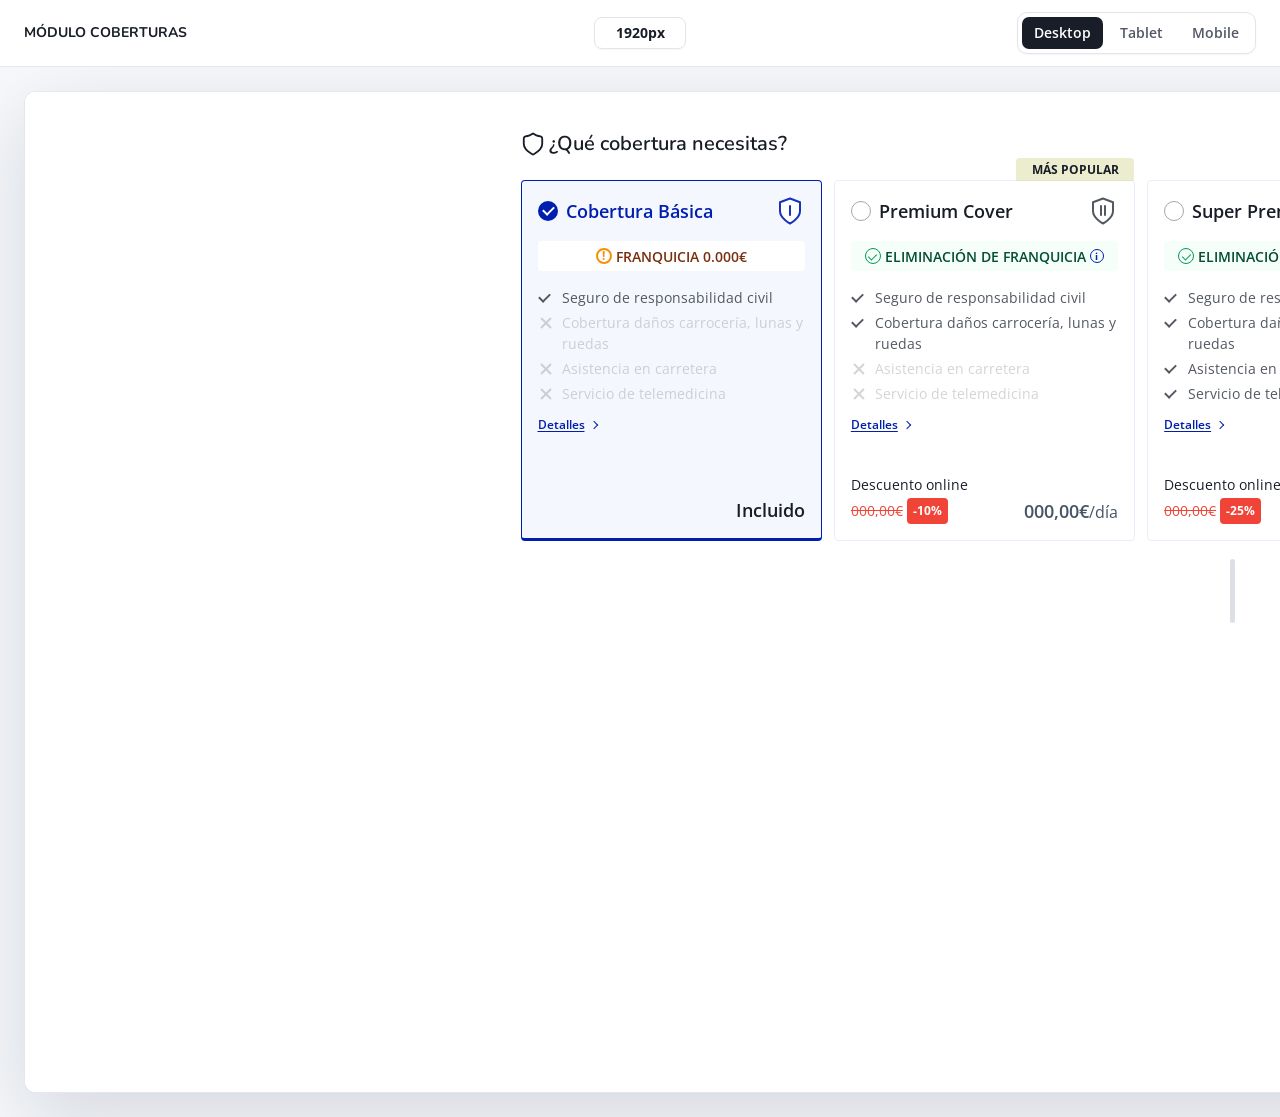
<file: index.html>
<!DOCTYPE html>
<html lang="es">
  <head>
    <meta charset="UTF-8" />
    <meta name="viewport" content="width=device-width, initial-scale=1.0" />
    <title>HOME Alquiler - Responsive</title>
    <link rel="preconnect" href="https://fonts.googleapis.com" />
    <link rel="preconnect" href="https://fonts.gstatic.com" crossorigin />
    <link
      href="https://fonts.googleapis.com/css2?family=Nunito:wght@400;500;600;700&family=Open+Sans:wght@400;600;700&display=swap"
      rel="stylesheet"
    />
    <link rel="stylesheet" href="./home-alquiler.css" />
  </head>
  <body class="responsive-viewer">
    <header class="preview-toolbar">
      <a class="preview-toolbar__title" href="./home-alquiler-screen.html" target="_blank" rel="noopener">
        MÓDULO COBERTURAS
      </a>

      <div class="preview-width-indicator" aria-live="polite" aria-label="Ancho actual de OK Home">
        <span data-preview-width-value>1920px</span>
      </div>

      <div class="viewport-switcher" role="group" aria-label="Seleccionar resolucion">
        <button class="viewport-switcher__option is-active" type="button" data-preview-mode="desktop" aria-pressed="true">
          Desktop
        </button>
        <button class="viewport-switcher__option" type="button" data-preview-mode="tablet" aria-pressed="false">
          Tablet
        </button>
        <button class="viewport-switcher__option" type="button" data-preview-mode="mobile" aria-pressed="false">
          Mobile
        </button>
      </div>
    </header>

    <main class="preview-stage" aria-label="Previsualizacion responsive">
      <div class="preview-canvas" data-preview-canvas data-panel-group-direction="horizontal">
        <div class="preview-frame" id="home-alquiler-preview-panel" data-preview-frame data-current-view="desktop">
          <iframe
            class="preview-frame__iframe"
            src="./home-alquiler-screen.html"
            title="HOME Alquiler responsive"
            scrolling="no"
            data-preview-iframe
          ></iframe>
        </div>

        <div
          class="preview-resize-handle"
          role="separator"
          tabindex="0"
          data-panel-group-direction="horizontal"
          data-resize-handle
          data-resize-handle-state="inactive"
          data-panel-resize-handle-enabled="true"
          aria-controls="home-alquiler-preview-panel"
          aria-label="Redimensionar vista responsive"
          aria-orientation="vertical"
          aria-valuemin="25"
          aria-valuemax="100"
          aria-valuenow="100"
          style="touch-action: none; user-select: none"
        ></div>
      </div>
    </main>

    <script src="./home-alquiler.js"></script>
  </body>
</html>
</file>
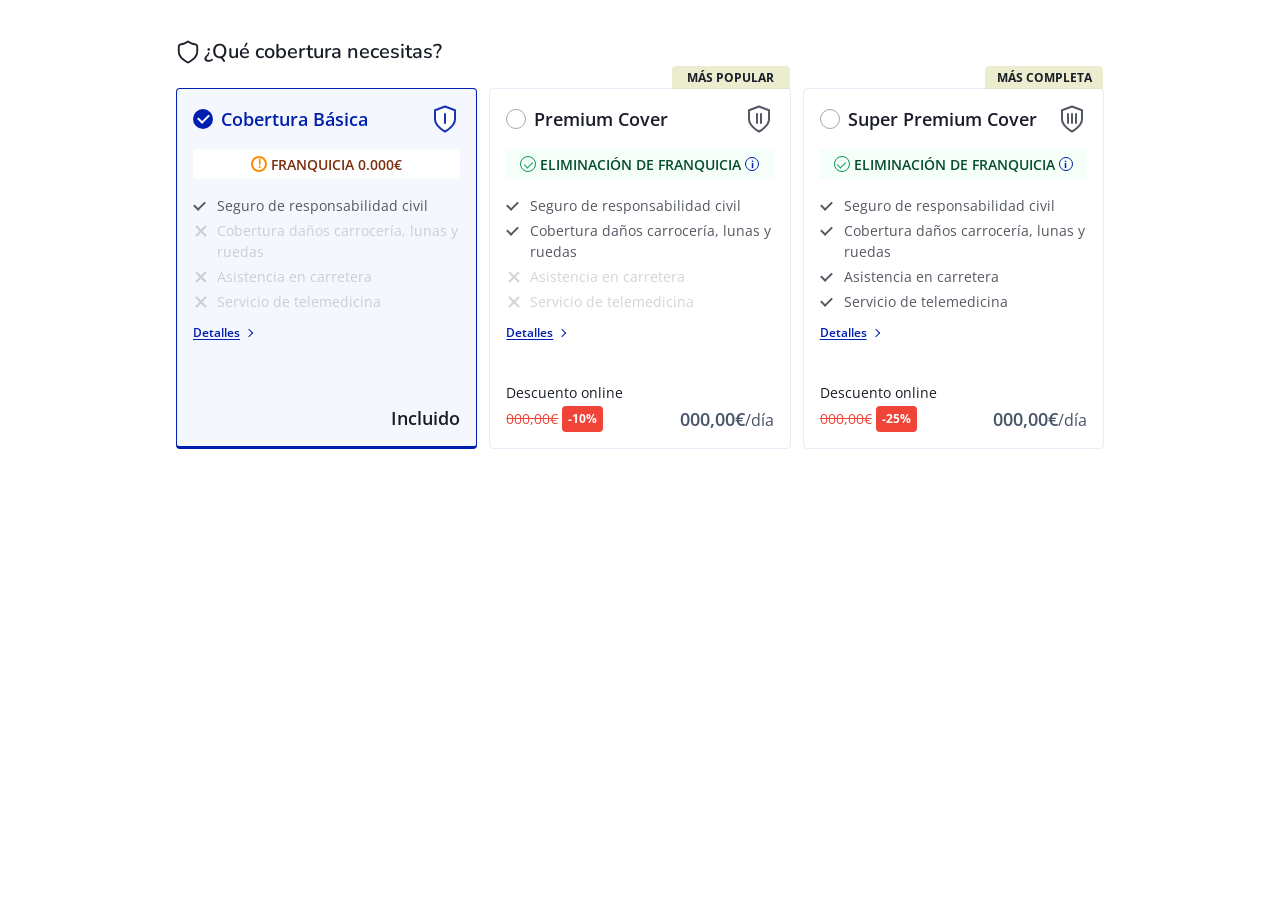
<file: home-alquiler-screen.html>
<!DOCTYPE html>
<html lang="es">
  <head>
    <meta charset="UTF-8" />
    <meta name="viewport" content="width=device-width, initial-scale=1.0" />
    <title>HOME Alquiler - Pantalla</title>
    <link rel="preconnect" href="https://fonts.googleapis.com" />
    <link rel="preconnect" href="https://fonts.gstatic.com" crossorigin />
    <link
      href="https://fonts.googleapis.com/css2?family=Nunito:wght@400;500;600;700&family=Open+Sans:wght@400;600;700&display=swap"
      rel="stylesheet"
    />
    <link rel="stylesheet" href="./home-alquiler.css" />
  </head>
  <body class="ok-screen">
    <svg class="icon-sprite" aria-hidden="true" focusable="false">
      <symbol id="ok-icon-menu" viewBox="0 0 24 24">
        <path d="M4 7h16M4 12h16M4 17h16" fill="none" stroke="currentColor" stroke-width="2" stroke-linecap="round" />
      </symbol>
      <symbol id="ok-icon-plus" viewBox="0 0 24 24">
        <path d="M12 5v14M5 12h14" fill="none" stroke="currentColor" stroke-width="2" stroke-linecap="round" />
      </symbol>
      <symbol id="ok-icon-chevron" viewBox="0 0 24 24">
        <path d="m7 10 5 5 5-5" fill="none" stroke="currentColor" stroke-width="2" stroke-linecap="round" stroke-linejoin="round" />
      </symbol>
      <symbol id="ok-icon-search" viewBox="0 0 24 24">
        <path d="m20 20-4.5-4.5M10.8 18a7.2 7.2 0 1 1 0-14.4 7.2 7.2 0 0 1 0 14.4Z" fill="none" stroke="currentColor" stroke-width="2" stroke-linecap="round" />
      </symbol>
      <symbol id="ok-icon-calendar" viewBox="0 0 24 24">
        <path d="M7 3v3m10-3v3M4.5 9.5h15M6.5 5h11A2.5 2.5 0 0 1 20 7.5v10A2.5 2.5 0 0 1 17.5 20h-11A2.5 2.5 0 0 1 4 17.5v-10A2.5 2.5 0 0 1 6.5 5Z" fill="none" stroke="currentColor" stroke-width="1.8" stroke-linecap="round" stroke-linejoin="round" />
      </symbol>
      <symbol id="ok-icon-clock" viewBox="0 0 24 24">
        <circle cx="12" cy="12" r="8.5" fill="none" stroke="currentColor" stroke-width="1.8" />
        <path d="M12 7.5V12l3 2" fill="none" stroke="currentColor" stroke-width="1.8" stroke-linecap="round" />
      </symbol>
      <symbol id="ok-icon-pin" viewBox="0 0 24 24">
        <path d="M12 21s6-5.7 6-11a6 6 0 1 0-12 0c0 5.3 6 11 6 11Z" fill="none" stroke="currentColor" stroke-width="1.8" stroke-linejoin="round" />
        <circle cx="12" cy="10" r="2.5" fill="none" stroke="currentColor" stroke-width="1.8" />
      </symbol>
      <symbol id="ok-icon-car" viewBox="0 0 24 24">
        <path d="M5.5 16.5h13M7 17.5v1M17 17.5v1M4.5 13l1.8-4.5A2.4 2.4 0 0 1 8.5 7h7a2.4 2.4 0 0 1 2.2 1.5l1.8 4.5v3.5h-15V13Z" fill="none" stroke="currentColor" stroke-width="1.8" stroke-linecap="round" stroke-linejoin="round" />
      </symbol>
    </svg>
    <main class="ok-home">
      <section class="home-coverage" aria-label="Coberturas disponibles">
        <header class="home-coverage__title">
          <img src="./assets/ico-shield.svg" alt="" aria-hidden="true" />
          <h2>&iquest;Qu&eacute; cobertura necesitas?</h2>
        </header>

        <div class="home-coverage__grid" role="radiogroup" aria-label="Selecciona una cobertura">
          <button
            class="home-coverage-card is-selected"
            type="button"
            role="radio"
            aria-checked="true"
            data-home-coverage-option="basic"
          >
            <header class="home-coverage-card__header">
              <span class="home-coverage-card__radio" aria-hidden="true"></span>
              <h3>Cobertura B&aacute;sica</h3>
              <img
                class="home-coverage-card__shield"
                src="./assets/ico-shield1-select.svg"
                data-icon-default="./assets/ico-shield1.svg"
                data-icon-selected="./assets/ico-shield1-select.svg"
                alt=""
                aria-hidden="true"
              />
              <span class="home-coverage-card__chevron" aria-hidden="true"></span>
            </header>

            <div class="home-coverage-card__tag home-coverage-card__tag--warning">
              <span aria-hidden="true">!</span>
              <strong>FRANQUICIA 0.000&euro;</strong>
            </div>

            <strong class="home-coverage-card__collapsed-price">
              000,00&euro;<small>/d&iacute;a</small>
            </strong>

            <div class="home-coverage-card__body">
              <ul class="home-coverage-card__features">
                <li><span class="home-coverage-card__feature-icon" aria-hidden="true"></span><span>Seguro de responsabilidad civil</span></li>
                <li class="is-muted"><span class="home-coverage-card__feature-icon" aria-hidden="true"></span><span>Cobertura da&ntilde;os carrocer&iacute;a, lunas y ruedas</span></li>
                <li class="is-muted"><span class="home-coverage-card__feature-icon" aria-hidden="true"></span><span>Asistencia en carretera</span></li>
                <li class="is-muted"><span class="home-coverage-card__feature-icon" aria-hidden="true"></span><span>Servicio de telemedicina</span></li>
              </ul>

              <span class="home-coverage-card__details">Detalles</span>
            </div>

            <strong class="home-coverage-card__included">Incluido</strong>
          </button>

          <button
            class="home-coverage-card"
            type="button"
            role="radio"
            aria-checked="false"
            data-home-coverage-option="premium"
          >
            <span class="home-coverage-card__badge">M&Aacute;S POPULAR</span>
            <header class="home-coverage-card__header">
              <span class="home-coverage-card__radio" aria-hidden="true"></span>
              <span class="home-coverage-card__title-stack">
                <h3>Premium Cover</h3>
              </span>
              <img
                class="home-coverage-card__shield"
                src="./assets/ico-shield2.svg"
                data-icon-default="./assets/ico-shield2.svg"
                data-icon-selected="./assets/ico-shield2-select.svg"
                alt=""
                aria-hidden="true"
              />
              <span class="home-coverage-card__chevron" aria-hidden="true"></span>
            </header>

            <div class="home-coverage-card__tag home-coverage-card__tag--success">
              <span aria-hidden="true"></span>
              <strong>ELIMINACI&Oacute;N DE FRANQUICIA</strong>
              <i aria-hidden="true">i</i>
            </div>

            <div class="home-coverage-card__body">
              <ul class="home-coverage-card__features">
                <li><span class="home-coverage-card__feature-icon" aria-hidden="true"></span><span>Seguro de responsabilidad civil</span></li>
                <li><span class="home-coverage-card__feature-icon" aria-hidden="true"></span><span>Cobertura da&ntilde;os carrocer&iacute;a, lunas y ruedas</span></li>
                <li class="is-muted"><span class="home-coverage-card__feature-icon" aria-hidden="true"></span><span>Asistencia en carretera</span></li>
                <li class="is-muted"><span class="home-coverage-card__feature-icon" aria-hidden="true"></span><span>Servicio de telemedicina</span></li>
              </ul>

              <span class="home-coverage-card__details">Detalles</span>
            </div>

            <div class="home-coverage-card__price">
              <span>Descuento online</span>
              <div>
                <del>000,00&euro;</del>
                <strong class="home-coverage-card__discount">-10%</strong>
                
              </div>
              <strong>000,00&euro;<small>/d&iacute;a</small></strong>
            </div>
          </button>

          <button
            class="home-coverage-card"
            type="button"
            role="radio"
            aria-checked="false"
            data-home-coverage-option="super"
          >
            <span class="home-coverage-card__badge">M&Aacute;S COMPLETA</span>
            <header class="home-coverage-card__header">
              <span class="home-coverage-card__radio" aria-hidden="true"></span>
              <span class="home-coverage-card__title-stack">
                <h3>Super Premium Cover</h3>
              </span>
              <img
                class="home-coverage-card__shield"
                src="./assets/ico-shield3.svg"
                data-icon-default="./assets/ico-shield3.svg"
                data-icon-selected="./assets/ico-shield3-select.svg"
                alt=""
                aria-hidden="true"
              />
              <span class="home-coverage-card__chevron" aria-hidden="true"></span>
            </header>

            <div class="home-coverage-card__tag home-coverage-card__tag--success">
              <span aria-hidden="true"></span>
              <strong>ELIMINACI&Oacute;N DE FRANQUICIA</strong>
              <i aria-hidden="true">i</i>
            </div>

            <div class="home-coverage-card__body">
              <ul class="home-coverage-card__features">
                <li><span class="home-coverage-card__feature-icon" aria-hidden="true"></span><span>Seguro de responsabilidad civil</span></li>
                <li><span class="home-coverage-card__feature-icon" aria-hidden="true"></span><span>Cobertura da&ntilde;os carrocer&iacute;a, lunas y ruedas</span></li>
                <li><span class="home-coverage-card__feature-icon" aria-hidden="true"></span><span>Asistencia en carretera</span></li>
                <li><span class="home-coverage-card__feature-icon" aria-hidden="true"></span><span>Servicio de telemedicina</span></li>
              </ul>

              <span class="home-coverage-card__details">Detalles</span>
            </div>

            <div class="home-coverage-card__price">
              <span>Descuento online</span>
              <div>
                <del>000,00&euro;</del>
                <strong class="home-coverage-card__discount">-25%</strong>
              </div>
              <strong>000,00&euro;<small>/d&iacute;a</small></strong>
            </div>
          </button>
        </div>
      </section>
    </main>

    <script>
      const coverageOptions = document.querySelectorAll("[data-home-coverage-option]");

      function notifyParentResize() {
        const coverageModule = document.querySelector(".home-coverage");

        if (!coverageModule) {
          return;
        }

        const styles = window.getComputedStyle(coverageModule);
        const marginTop = Number.parseFloat(styles.marginTop) || 0;
        const marginBottom = Number.parseFloat(styles.marginBottom) || 0;
        const height = Math.ceil(
          coverageModule.getBoundingClientRect().height + marginTop + marginBottom
        );

        window.parent?.postMessage({ type: "ok-home-resize", height }, "*");
      }

      function syncCoverage(option) {
        coverageOptions.forEach((card) => {
          const isActive = card === option;
          const icon = card.querySelector(".home-coverage-card__shield");

          card.classList.toggle("is-selected", isActive);
          card.setAttribute("aria-checked", String(isActive));

          if (icon instanceof HTMLImageElement) {
            icon.src = isActive ? icon.dataset.iconSelected || icon.src : icon.dataset.iconDefault || icon.src;
          }
        });

        notifyParentResize();
      }

      coverageOptions.forEach((card) => {
        card.addEventListener("click", () => syncCoverage(card));
      });

      window.addEventListener("load", () => {
        notifyParentResize();
      });
    </script>
  </body>
</html>
</file>
<file: home-alquiler.css>
:root {
  --ok-white: #ffffff;
  --ok-black: #181d27;
  --ok-muted: #535862;
  --ok-blue-950: #08134c;
  --ok-blue-900: #131d51;
  --ok-blue-850: #19276a;
  --ok-blue-700: #2e46c0;
  --ok-blue-600: #3855e5;
  --ok-blue-200: #b1bcf5;
  --ok-blue-50: #f5f7ff;
  --ok-yellow: #fed067;
  --ok-cyan: #05f3db;
  --ok-border: #001faf;
  --font-body: "Open Sans", Arial, sans-serif;
  --font-display: "Nunito", Arial, sans-serif;
}

*,
*::before,
*::after {
  box-sizing: border-box;
}

html,
body {
  margin: 0;
  min-height: 100%;
}

body {
  color: var(--ok-black);
  font-family: var(--font-body);
}

button,
input {
  font: inherit;
}

button {
  border: 0;
}

img,
svg {
  display: block;
}

img {
  max-width: 100%;
}

.icon-sprite {
  position: absolute;
  width: 1px;
  height: 1px;
  margin: -1px;
  overflow: hidden;
  clip: rect(0, 0, 0, 0);
}

.responsive-viewer {
  min-height: 100vh;
  background: #f6f8fb;
}

.preview-toolbar {
  position: sticky;
  top: 0;
  z-index: 20;
  display: flex;
  align-items: center;
  justify-content: space-between;
  gap: 24px;
  min-height: 64px;
  padding: 12px 24px;
  background: rgba(255, 255, 255, 0.92);
  border-bottom: 1px solid #e5e7eb;
  backdrop-filter: blur(14px);
}

.preview-toolbar__title {
  color: #181d27;
  font-family: var(--font-display);
  font-size: 14px;
  font-weight: 700;
  line-height: 1.2;
  text-decoration: none;
  letter-spacing: 0;
}

.preview-width-indicator {
  position: absolute;
  left: 50%;
  display: inline-flex;
  align-items: center;
  justify-content: center;
  min-width: 92px;
  min-height: 32px;
  padding: 6px 12px;
  color: #181d27;
  background: #ffffff;
  border: 1px solid #e2e4e9;
  border-radius: 8px;
  box-shadow: 0 1px 2px rgba(16, 24, 40, 0.04);
  font-size: 14px;
  font-weight: 700;
  line-height: 1.2;
  transform: translateX(-50%);
}

.viewport-switcher {
  display: inline-flex;
  align-items: center;
  gap: 2px;
  padding: 4px;
  background: #ffffff;
  border: 1px solid #e2e4e9;
  border-radius: 10px;
  box-shadow: 0 1px 2px rgba(16, 24, 40, 0.04);
}

.viewport-switcher__option {
  min-width: 72px;
  min-height: 32px;
  padding: 7px 12px;
  color: #525866;
  background: transparent;
  border-radius: 7px;
  cursor: pointer;
  font-size: 14px;
  font-weight: 600;
  line-height: 1.2;
}

.viewport-switcher__option:hover {
  color: #181d27;
  background: #f6f8fa;
}

.viewport-switcher__option.is-active {
  color: #ffffff;
  background: #181d27;
}

.viewport-switcher__option:focus-visible {
  outline: 2px solid #3855e5;
  outline-offset: 2px;
}

.preview-stage {
  min-height: calc(100vh - 64px);
  padding: 24px;
  overflow-x: auto;
  overflow-y: visible;
}

.preview-canvas {
  display: flex;
  align-items: stretch;
  width: max-content;
  min-width: min-content;
  margin: 0 auto;
}

.preview-frame {
  width: 1920px;
  flex: 0 0 auto;
  overflow: hidden;
  background: #ffffff;
  border: 1px solid #e5e7eb;
  border-right: 0;
  border-radius: 12px 0 0 12px;
  box-shadow: 0 24px 80px rgba(16, 24, 40, 0.14);
  transition: width 0.22s ease, box-shadow 0.22s ease;
}

.preview-canvas.is-resizing .preview-frame {
  transition: none;
}

.preview-resize-handle {
  position: sticky;
  right: 0;
  z-index: 4;
  display: flex;
  width: 48px;
  height: auto;
  min-height: 0;
  flex: 0 0 48px;
  align-items: center;
  justify-content: center;
  padding: 0 8px;
  cursor: col-resize;
  background: transparent;
}

.preview-resize-handle::before {
  content: none;
}

.preview-resize-handle::after {
  width: 5px;
  height: 64px;
  background: #dcdfe4;
  border-radius: 999px;
  content: "";
  transition: background-color 0.18s ease, transform 0.18s ease;
}

.preview-resize-handle:hover::after,
.preview-resize-handle:focus-visible::after,
.preview-resize-handle[data-resize-handle-state="active"]::after {
  background: #aeb4be;
  transform: scaleX(1.15);
}

.preview-resize-handle:focus-visible {
  outline: 2px solid #3855e5;
  outline-offset: -4px;
}

.preview-frame__iframe {
  display: block;
  width: 100%;
  height: auto;
  min-height: 0;
  border: 0;
  background: #ffffff;
  overflow: hidden;
}

.ok-screen {
  min-height: 0;
  min-width: 0;
  overflow-x: hidden;
  background: #ffffff;
}

.ok-home {
  width: 100%;
  min-height: 0;
  overflow: hidden;
  display: flow-root;
  background: #ffffff;
}

.ok-header {
  position: relative;
  z-index: 5;
  display: flex;
  align-items: center;
  height: 72px;
  background: #ffffff;
}

.ok-header__inner {
  display: flex;
  align-items: center;
  justify-content: space-between;
  gap: 24px;
  width: min(100% - 32px, 1296px);
  margin: 0 auto;
}

.ok-header__left,
.ok-brand,
.ok-header__actions,
.ok-header__action {
  display: flex;
  align-items: center;
}

.ok-header__left {
  gap: 12px;
  min-width: 0;
}

.ok-header__menu {
  flex: 0 0 auto;
  width: 24px;
  height: 24px;
  padding: 0;
  color: var(--ok-black);
  background: transparent;
  cursor: pointer;
}

.ok-header__menu svg,
.ok-header__action svg {
  width: 24px;
  height: 24px;
}

.ok-brand {
  gap: 8px;
  min-width: 0;
  color: var(--ok-black);
  text-decoration: none;
  white-space: nowrap;
}

.ok-brand__logo-clip {
  width: 245px;
  height: 40px;
  overflow: hidden;
  flex: 0 0 auto;
}

.ok-brand__logo {
  width: 245px;
  height: 40px;
  max-width: none;
}

.ok-brand__product {
  font-size: 18px;
  font-weight: 600;
  line-height: 1.6;
}

.ok-brand__divider,
.ok-brand__range {
  font-size: 16px;
  line-height: 1.6;
}

.ok-brand__divider {
  color: #475467;
  font-weight: 300;
}

.ok-brand__range {
  color: #475467;
}

.ok-brand__plus {
  width: 18px;
  height: 18px;
  color: #535862;
}

.ok-header__actions {
  justify-content: flex-end;
  gap: 16px;
  flex: 0 0 auto;
}

.ok-header__action {
  gap: 4px;
  padding: 0;
  color: var(--ok-black);
  background: transparent;
  cursor: pointer;
  font-size: 14px;
  line-height: 1.6;
  white-space: nowrap;
}

.ok-header__action img {
  width: 20px;
  height: 20px;
  border-radius: 50%;
}

.ok-header__chevron {
  width: 16px;
  height: 16px;
}

.hero-layout {
  position: relative;
}

.hero-stage {
  position: relative;
  height: 648px;
  background: var(--ok-blue-200);
}

.offer-badges {
  position: absolute;
  top: 22px;
  right: max(16px, calc((100vw - 1296px) / 2));
  display: flex;
  gap: 8px;
}

.offer-badge {
  display: flex;
  flex-direction: column;
  justify-content: center;
  min-width: 156px;
  height: 74px;
  padding: 12px;
  color: var(--ok-black);
  text-align: center;
  background: var(--ok-yellow);
  border-radius: 4px;
}

.offer-badge span {
  font-size: 14px;
  line-height: 1.5;
}

.offer-badge strong {
  color: var(--ok-blue-900);
  font-family: var(--font-display);
  font-size: 24px;
  font-weight: 600;
  line-height: 1.2;
}

.booking-card {
  position: absolute;
  top: 505px;
  left: 50%;
  width: min(1295px, calc(100% - 32px));
  overflow: hidden;
  border-radius: 4px;
  box-shadow: 0 12px 8px rgba(16, 24, 40, 0.08), 0 4px 3px rgba(16, 24, 40, 0.03);
  transform: translateX(-50%);
}

.booking-card__headline {
  display: flex;
  align-items: center;
  justify-content: space-between;
  gap: 24px;
  min-height: 63px;
  padding: 12px 24px 8px;
  color: #ffffff;
  background: var(--ok-blue-950);
  border-bottom: 1px solid var(--ok-border);
}

.booking-card__headline h1 {
  margin: 0;
  font-family: var(--font-display);
  font-size: 36px;
  font-weight: 400;
  line-height: 1.2;
  letter-spacing: 0;
}

.booking-card__headline p {
  margin: 0;
  font-family: var(--font-display);
  font-size: 20px;
  line-height: 1.2;
  white-space: nowrap;
}

.booking-card__headline strong {
  color: var(--ok-yellow);
  font-size: 24px;
  font-weight: 700;
  text-decoration: underline;
  text-decoration-thickness: 2px;
  text-underline-offset: 3px;
}

.booking-card__body {
  min-height: 166px;
  padding: 16px;
  background: var(--ok-blue-900);
}

.vehicle-tabs {
  display: flex;
  align-items: center;
  gap: 16px;
  margin-bottom: 8px;
  overflow-x: auto;
  scrollbar-width: none;
}

.vehicle-tabs::-webkit-scrollbar {
  display: none;
}

.vehicle-tab {
  display: inline-flex;
  align-items: center;
  justify-content: center;
  gap: 8px;
  min-height: 28px;
  padding: 3px 0;
  color: rgba(255, 255, 255, 0.5);
  background: transparent;
  border-radius: 4px;
  cursor: pointer;
  font-size: 14px;
  font-weight: 600;
  line-height: 1.6;
  white-space: nowrap;
}

.vehicle-tab.is-active {
  padding: 3px 8px;
  color: #ffffff;
  font-weight: 700;
  background: var(--ok-blue-600);
}

.vehicle-tab__mobile-icon {
  display: none;
}

.booking-grid {
  display: grid;
  grid-template-columns: minmax(0, 519px) minmax(0, 548px) 180px;
  grid-template-areas:
    "pickup dates search"
    "filters filters .";
  gap: 8px;
  align-items: start;
}

.pickup-stack {
  grid-area: pickup;
  display: grid;
  grid-template-columns: minmax(0, 1fr) 167px;
  gap: 4px;
}

.date-stack {
  grid-area: dates;
  display: flex;
  flex-direction: column;
  gap: 8px;
}

.date-stack__fields {
  display: grid;
  grid-template-columns: minmax(0, 180px) 90px minmax(0, 180px) 90px;
  gap: 0;
}

.booking-field,
.return-button,
.booking-search {
  min-height: 48px;
  border-radius: 4px;
  cursor: pointer;
}

.booking-field {
  display: flex;
  align-items: center;
  gap: 8px;
  min-width: 0;
  padding: 8px 16px;
  color: var(--ok-black);
  text-align: left;
  background: #ffffff;
  border: 1px solid var(--ok-border);
}

.booking-field img,
.booking-field svg {
  width: 24px;
  height: 24px;
  flex: 0 0 auto;
  color: #535862;
}

.booking-field--date svg {
  width: 20px;
  height: 20px;
}

.booking-field span {
  min-width: 0;
}

.booking-field small {
  display: block;
  overflow: hidden;
  color: var(--ok-muted);
  font-size: 12px;
  line-height: 1.25;
  text-overflow: ellipsis;
  white-space: nowrap;
}

.booking-field strong {
  display: block;
  overflow: hidden;
  color: var(--ok-black);
  font-size: 16px;
  font-weight: 400;
  line-height: 1.25;
  text-overflow: ellipsis;
  white-space: nowrap;
}

.booking-field--time {
  padding-inline: 16px;
  border-left: 0;
}

.return-button {
  display: flex;
  align-items: center;
  gap: 4px;
  padding: 8px;
  color: #ffffff;
  text-align: left;
  background: var(--ok-blue-850);
  border: 1px solid var(--ok-border);
  font-size: 12px;
  line-height: 1.4;
}

.return-button__icon {
  display: grid;
  place-items: center;
  width: 24px;
  height: 24px;
  flex: 0 0 auto;
  color: #ffffff;
  background: var(--ok-blue-600);
  border-radius: 50%;
}

.return-button__icon svg {
  width: 14px;
  height: 14px;
}

.duration-line {
  display: flex;
  align-items: center;
  gap: 8px;
  min-height: 20px;
  color: #ffffff;
}

.duration-line span {
  height: 1px;
  flex: 1;
  border-top: 1px dotted rgba(255, 255, 255, 0.35);
}

.duration-line strong {
  flex: 0 0 auto;
  font-size: 14px;
  font-weight: 400;
  line-height: 1.6;
}

.booking-filters {
  grid-area: filters;
  display: flex;
  align-items: center;
  gap: 16px;
  min-height: 24px;
}

.delivery-toggle,
.age-check,
.different-return-check {
  display: inline-flex;
  align-items: center;
  gap: 8px;
  color: #ffffff;
  cursor: pointer;
}

.delivery-toggle input,
.age-check input,
.different-return-check input {
  position: absolute;
  opacity: 0;
  pointer-events: none;
}

.delivery-toggle__track {
  display: flex;
  align-items: center;
  width: 36px;
  height: 20px;
  padding: 2px;
  background: rgba(5, 243, 219, 0.15);
  border-radius: 12px;
}

.delivery-toggle__track span {
  width: 16px;
  height: 16px;
  background: #ffffff;
  border-radius: 50%;
}

.delivery-toggle svg {
  width: 13px;
  height: 13px;
  color: var(--ok-cyan);
}

.delivery-toggle__info {
  width: 12px;
  height: 12px;
}

.delivery-toggle strong {
  color: var(--ok-cyan);
  font-size: 16px;
  font-weight: 700;
  line-height: 1.5;
}

.age-check span,
.different-return-check span {
  position: relative;
  width: 16px;
  height: 16px;
  flex: 0 0 auto;
  background: #bec6eb;
  border: 1px solid var(--ok-border);
  border-radius: 4px;
}

.different-return-check span {
  background: #ffffff;
}

.age-check input:checked + span::after {
  position: absolute;
  top: 2px;
  left: 5px;
  width: 5px;
  height: 9px;
  border: solid var(--ok-blue-600);
  border-width: 0 2px 2px 0;
  content: "";
  transform: rotate(45deg);
}

.age-check strong,
.different-return-check strong {
  font-size: 14px;
  font-weight: 400;
  line-height: 1.6;
}

.different-return-check {
  display: none;
}

.booking-search {
  grid-area: search;
  display: flex;
  align-items: center;
  justify-content: center;
  gap: 8px;
  width: 180px;
  color: #ffffff;
  background: var(--ok-blue-600);
  border: 2px solid var(--ok-blue-700);
  box-shadow: 0 1px 2px rgba(16, 24, 40, 0.05);
}

.booking-search svg {
  width: 24px;
  height: 24px;
}

.booking-search span {
  font-size: 16px;
  font-weight: 600;
  line-height: 1.6;
}

.trust-area {
  padding: 124px 16px 50px;
  background: #ffffff;
}

.google-rating {
  display: flex;
  justify-content: center;
  margin-bottom: 18px;
}

.google-rating img {
  width: 200px;
  height: 28px;
  object-fit: contain;
}

.ksp-grid {
  display: grid;
  grid-template-columns: repeat(3, minmax(0, 1fr));
  gap: 24px;
  width: min(100%, 1296px);
  margin: 0 auto;
}

.ksp-card {
  display: flex;
  flex-direction: column;
  align-items: center;
  justify-content: center;
  min-height: 112px;
  padding: 16px;
  text-align: center;
  background: var(--ok-blue-50);
  border-radius: 4px;
}

.ksp-card__title {
  display: flex;
  align-items: center;
  justify-content: center;
  gap: 8px;
  min-width: 0;
  max-width: 100%;
}

.ksp-card__title img,
.ksp-card__title svg {
  width: 30px;
  height: 30px;
  flex: 0 0 auto;
  color: var(--ok-black);
}

.ksp-card h2 {
  min-width: 0;
  max-width: 100%;
  margin: 0;
  overflow: hidden;
  color: var(--ok-black);
  font-size: 16px;
  font-weight: 600;
  line-height: 1.5;
  text-overflow: ellipsis;
  white-space: nowrap;
}

.ksp-card p {
  display: -webkit-box;
  max-height: 40px;
  margin: 4px 0 0;
  overflow: hidden;
  color: var(--ok-muted);
  font-size: 14px;
  line-height: 1.43;
  -webkit-box-orient: vertical;
  -webkit-line-clamp: 2;
}

.ksp-lines {
  display: none;
}

.home-coverage {
  width: min(calc(100% - 32px), 928px);
  margin: 40px auto 0;
    margin-bottom: 40px;
  background: #ffffff;
}

.home-coverage__title {
  display: flex;
  align-items: center;
  gap: 4px;
  margin-bottom: 24px;
}

.home-coverage__title img {
  width: 24px;
  height: 24px;
  flex: 0 0 auto;
}

.home-coverage__title h2 {
  margin: 0;
  color: var(--ok-black);
  font-family: var(--font-display);
  font-size: 20px;
  line-height: 1.2;
  font-weight: 600;
}

.home-coverage__grid {
  display: grid;
  grid-template-columns: repeat(3, minmax(0, 1fr));
  gap: 12px;
  align-items: stretch;
}

.home-coverage-card {
  position: relative;
  min-width: 0;
  min-height: 361px;
  display: flex;
  flex-direction: column;
  gap: 16px;
  padding: 16px;
  color: var(--ok-black);
  text-align: left;
  background: #ffffff;
  border: 1px solid #eaedf9;
  border-radius: 4px;
  cursor: pointer;
  transition: border-color 0.2s ease, box-shadow 0.2s ease, background-color 0.2s ease;
}

.home-coverage-card:hover {
  border-color: var(--ok-blue-200);
  box-shadow: 0 8px 20px rgba(24, 51, 183, 0.08);
}

.home-coverage-card:focus-visible {
  outline: 2px solid rgba(24, 51, 183, 0.24);
  outline-offset: 2px;
}

.home-coverage-card.is-selected {
  background: var(--ok-blue-50);
  border-color: var(--ok-border);
  border-bottom-width: 3px;
}

.home-coverage-card[data-home-coverage-option="premium"].is-selected {
  background: #F7F7EB;
  border-color: #84754E;
}

.home-coverage-card[data-home-coverage-option="super"].is-selected {
  background: #f7f7eb;
  border-color: #84754e;
}

.home-coverage-card__header {
  display: grid;
  grid-template-columns: auto minmax(0, 1fr) auto;
  align-items: center;
  gap: 8px;
  width: 100%;
}

.home-coverage-card__radio {
  width: 20px;
  height: 20px;
  flex: 0 0 auto;
  background: #ffffff;
  border: 1.5px solid #a4a7ae;
  border-radius: 999px;
}

.home-coverage-card.is-selected .home-coverage-card__radio {
  position: relative;
  background: var(--ok-border);
  border: 0;
}

.home-coverage-card.is-selected .home-coverage-card__radio::after {
  position: absolute;
  top: 3px;
  left: 7px;
  width: 7px;
  height: 11px;
  border: solid #ffffff;
  border-width: 0 2px 2px 0;
  content: "";
  transform: rotate(45deg);
}

.home-coverage-card__header h3,
.home-coverage-card__title-stack h3 {
  min-width: 0;
  margin: 0;
  overflow-wrap: anywhere;
  color: var(--ok-black);
  font-size: 18px;
  line-height: 1.35;
  font-weight: 600;
}

.home-coverage-card.is-selected .home-coverage-card__header h3,
.home-coverage-card.is-selected .home-coverage-card__title-stack h3 {
  color: var(--ok-border);
}

.home-coverage-card__shield {
  width: 30px;
  height: 28px;
  object-fit: contain;
}

.home-coverage-card__chevron {
  display: none;
}

.home-coverage-card__badge {
  position: absolute;
  top: -23px;
  right: 0;
  min-width: 118px;
  min-height: 22px;
  display: inline-flex;
  align-items: center;
  justify-content: center;
  padding: 2px 10px;
  color: var(--ok-black);
  background: rgba(218, 219, 159, 0.5);
  border-radius: 4px 4px 0 0;
  font-size: 12px;
  line-height: 1.6;
  font-weight: 700;
}

.home-coverage-card.is-selected .home-coverage-card__badge {
  color: #ffffff;
  background: #84754e;
}

.home-coverage-card__tag {
  width: 100%;
  min-height: 30px;
  display: inline-flex;
  align-items: center;
  justify-content: center;
  gap: 4px;
  padding: 4px 8px;
  border-radius: 4px;
}

.home-coverage-card__tag strong {
  min-width: 0;
  overflow: hidden;
  font-size: 14px;
  line-height: 1.5;
  font-weight: 600;
  text-overflow: ellipsis;
  white-space: nowrap;
}

.home-coverage-card__tag--warning {
  color: #7a2e0e;
  background: #ffffff;
}

.home-coverage-card__tag--warning span,
.home-coverage-card__tag--success span {
  width: 16px;
  height: 16px;
  flex: 0 0 auto;
  display: inline-flex;
  align-items: center;
  justify-content: center;
  border-radius: 999px;
  font-size: 12px;
  line-height: 1;
  font-weight: 700;
}

.home-coverage-card__tag--warning span {
  color: #f79009;
  border: 2px solid #f79009;
}

.home-coverage-card__tag--success {
  color: #054f31;
  background: rgba(236, 253, 243, 0.5);
}

.home-coverage-card__tag--success span {
  position: relative;
  border: 1.5px solid #039855;
}

.home-coverage-card__tag--success span::after {
  width: 5px;
  height: 8px;
  border: solid #039855;
  border-width: 0 1.5px 1.5px 0;
  content: "";
  transform: rotate(45deg);
}

.home-coverage-card__tag i,
.home-coverage-card__price i {
  width: 14px;
  height: 14px;
  flex: 0 0 auto;
  display: inline-flex;
  align-items: center;
  justify-content: center;
  color: var(--ok-border);
  border: 1.5px solid var(--ok-border);
  border-radius: 999px;
  font-size: 10px;
  line-height: 1;
  font-style: normal;
  font-weight: 700;
}

.home-coverage-card__body {
  display: flex;
  flex-direction: column;
  gap: 12px;
}

.home-coverage-card__features {
  display: flex;
  flex-direction: column;
  gap: 4px;
  margin: 0;
  padding: 0;
  list-style: none;
}

.home-coverage-card__features li {
  display: flex;
  align-items: flex-start;
  gap: 8px;
  color: var(--ok-muted);
  font-size: 14px;
  line-height: 1.5;
}

.home-coverage-card__features li.is-muted {
  opacity: 0.25;
}

.home-coverage-card__feature-icon {
  position: relative;
  width: 16px;
  height: 20px;
  flex: 0 0 auto;
  margin-top: 1px;
}

.home-coverage-card__feature-icon::before {
  position: absolute;
  top: 3px;
  left: 3px;
  width: 7px;
  height: 11px;
  border: solid var(--ok-muted);
  border-width: 0 2px 2px 0;
  content: "";
  transform: rotate(45deg);
}

.is-muted .home-coverage-card__feature-icon::before,
.is-muted .home-coverage-card__feature-icon::after {
  position: absolute;
  top: 3px;
  left: 7px;
  width: 2px;
  height: 14px;
  background: var(--ok-muted);
  border: 0;
  content: "";
}

.is-muted .home-coverage-card__feature-icon::before {
  transform: rotate(45deg);
}

.is-muted .home-coverage-card__feature-icon::after {
  transform: rotate(-45deg);
}

.home-coverage-card__details {
  display: inline-flex;
  align-items: center;
  gap: 6px;
  align-self: flex-start;
  color: var(--ok-border);
  font-size: 12px;
  line-height: 1.5;
  font-weight: 600;
  text-decoration: underline;
  text-underline-offset: 2px;
}

.home-coverage-card__details::after {
  width: 6px;
  height: 6px;
  border: solid currentColor;
  border-width: 1.5px 1.5px 0 0;
  content: "";
  transform: rotate(45deg);
}

.home-coverage-card__included {
  margin-top: auto;
  align-self: flex-end;
  color: var(--ok-black);
  font-size: 18px;
  line-height: 1.2;
  font-weight: 600;
}

.home-coverage-card__collapsed-price {
  display: none;
  margin-top: auto;
  align-self: flex-end;
  color: #475467;
  font-size: 18px;
  line-height: 1.2;
  font-weight: 600;
  white-space: nowrap;
}

.home-coverage-card__collapsed-price small {
  font-size: 16px;
  line-height: 1.5;
  font-weight: 400;
}

.home-coverage-card[data-home-coverage-option="basic"]:not(.is-selected) .home-coverage-card__included {
  display: none;
}

.home-coverage-card[data-home-coverage-option="basic"]:not(.is-selected) .home-coverage-card__collapsed-price {
  display: inline-flex;
  order: 3;
}

.home-coverage-card[data-home-coverage-option="basic"]:not(.is-selected) .home-coverage-card__tag--warning {
  color: #535862;
  border-top: 1px solid #eaedf9;
  border-bottom: 1px solid #eaedf9;
}

.home-coverage-card[data-home-coverage-option="basic"]:not(.is-selected) .home-coverage-card__tag--warning span {
  color: #535862;
  border-color: #535862;
}

.home-coverage-card__price {
  width: 100%;
  margin-top: auto;
  display: grid;
  grid-template-columns: minmax(0, 1fr) auto;
  align-items: end;
  gap: 2px 8px;
}

.home-coverage-card__price > span {
  grid-column: 1 / 2;
  color: var(--ok-black);
  font-size: 14px;
  line-height: 1.6;
}

.home-coverage-card__price > div {
  grid-column: 1 / 2;
  display: flex;
  align-items: center;
  gap: 4px;
  min-width: 0;
}

.home-coverage-card__price del {
  color: #f04438;
  font-size: 14px;
  line-height: 1.6;
}

.home-coverage-card__discount {
  min-height: 26px;
  display: inline-flex;
  align-items: center;
  justify-content: center;
  padding: 2px 6px;
  color: #ffffff;
  background: #f04438;
  border-radius: 4px;
  font-size: 12px;
  line-height: 1.6;
  font-weight: 700;
}

.home-coverage-card__price > strong {
  grid-column: 2 / 3;
  grid-row: 2 / 3;
  color: #475467;
  font-size: 18px;
  line-height: 1.2;
  font-weight: 600;
  white-space: nowrap;
}

.home-coverage-card__price small {
  font-size: 16px;
  line-height: 1.5;
  font-weight: 400;
}

@media (max-width: 991px) {
  .ok-header {
    height: 68px;
  }

  .ok-header__inner {
    width: 100%;
    padding: 14px 16px;
  }

  .ok-brand__divider,
  .ok-brand__range {
    display: none;
  }

  .ok-header__action span {
    display: none;
  }

  .hero-layout {
    display: flex;
    flex-direction: column;
  }

  .hero-stage {
    height: 330px;
  }

  .offer-badges {
    top: 22px;
    right: 16px;
  }

  .booking-card {
    position: static;
    width: 100%;
    border-radius: 0;
    box-shadow: none;
    transform: none;
  }

  .booking-card__headline {
    min-height: 75px;
    padding: 12px 16px;
  }

  .booking-card__headline h1 {
    font-size: 30px;
  }

  .booking-card__headline p {
    display: block;
    max-width: 220px;
    font-family: var(--font-body);
    font-size: 18px;
    line-height: 1.2;
    text-align: right;
    white-space: normal;
  }

  .booking-card__headline strong {
    font-family: var(--font-display);
    font-size: 20px;
  }

  .booking-card__body {
    min-height: 244px;
    padding: 16px;
  }

  .booking-grid {
    grid-template-columns: minmax(0, 1fr) 180px;
    grid-template-areas:
      "pickup pickup"
      "dates dates"
      "filters search";
    gap: 8px;
  }

  .pickup-stack {
    grid-template-columns: minmax(0, 1fr) 112px;
  }

  .return-button {
    justify-content: center;
  }

  .return-button span:last-child {
    max-width: 68px;
  }

  .date-stack__fields {
    grid-template-columns: minmax(0, 1fr) 90px minmax(0, 1fr) 90px;
    gap: 8px;
  }

  .booking-field--time {
    border-left: 1px solid var(--ok-border);
  }

  .booking-filters {
    align-self: center;
  }

  .trust-area {
    padding-top: 0;
  }

  .ksp-grid {
    grid-template-columns: repeat(2, minmax(0, 1fr));
    gap: 24px;
    width: 100%;
  }

  .ksp-card:nth-child(3) {
    display: none;
  }

  .ksp-lines {
    display: flex;
    justify-content: center;
    gap: 8px;
    margin-top: 22px;
  }

  .ksp-lines span {
    width: 16px;
    height: 2px;
    background: #edf0ff;
    border-radius: 999px;
  }

  .ksp-lines span:first-child {
    width: 32px;
    background: var(--ok-blue-600);
  }

  .home-coverage {
    width: calc(100% - 24px);
  }

  .home-coverage-card {
    min-height: 409px;
  }

  .home-coverage-card__tag {
    padding-inline: 6px;
  }

  .home-coverage-card__price {
    grid-template-columns: minmax(0, 1fr);
    justify-items: center;
    text-align: center;
  }

  .home-coverage-card__price > span,
  .home-coverage-card__price > div {
    justify-self: center;
  }

  .home-coverage-card__price > strong {
    grid-column: 1 / -1;
    grid-row: auto;
    justify-self: center;
  }
}

@media (max-width: 750px) {
  .ok-header {
    height: 68px;
  }

  .ok-header__inner {
    gap: 10px;
    padding: 14px 15px;
  }

  .ok-header__left {
    gap: 8px;
  }

  .ok-brand {
    gap: 6px;
  }

  .ok-brand__logo-clip {
    width: 84px;
    height: 40px;
  }

  .ok-brand__product {
    font-size: 18px;
  }

  .ok-brand__plus {
    width: 18px;
    height: 18px;
  }

  .ok-header__actions {
    gap: 12px;
  }

  .ok-header__action--help {
    display: none;
  }

  .ok-header__action--locale {
    gap: 6px;
  }

  .ok-header__action--locale span {
    display: none;
  }

  .ok-header__chevron {
    display: none;
  }

  .hero-stage {
    order: 2;
    height: 192px;
  }

  .offer-badges {
    right: 16px;
    bottom: 14px;
    left: 16px;
    top: auto;
    gap: 8px;
  }

  .offer-badge {
    min-width: 0;
    height: 51px;
    flex: 1;
    padding: 4px 8px;
  }

  .offer-badge span {
    overflow: hidden;
    font-size: 13px;
    text-overflow: ellipsis;
    white-space: nowrap;
  }

  .offer-badge strong {
    font-family: var(--font-body);
    font-size: 17px;
  }

  .booking-card {
    order: 1;
  }

  .booking-card__headline {
    min-height: 78px;
    flex-direction: column;
    justify-content: center;
    gap: 4px;
    padding: 12px 16px;
    text-align: center;
  }

  .booking-card__headline h1 {
    max-width: 100%;
    overflow: visible;
    font-size: 24px;
    white-space: normal;
    letter-spacing: 0;
  }

  .booking-card__headline p {
    display: block;
    max-width: 100%;
    overflow: hidden;
    font-size: 16px;
    line-height: 1.5;
    text-align: center;
    white-space: nowrap;
  }

  .booking-card__headline strong {
    font-family: var(--font-body);
    font-size: 16px;
    line-height: 1.5;
  }

  .booking-card__body {
    min-height: 312px;
    padding: 16px 16px 18px;
    overflow: hidden;
  }

  .vehicle-tabs {
    gap: 8px;
    margin-bottom: 8px;
    overflow-x: auto;
  }

  .vehicle-tab {
    min-width: 110px;
    min-height: 76px;
    flex-direction: column;
    gap: 8px;
    padding: 12px 16px;
    color: rgba(255, 255, 255, 0.58);
    border: 1px solid rgba(255, 255, 255, 0.75);
    font-weight: 700;
  }

  .vehicle-tab.is-active {
    padding: 12px 16px;
    color: #ffffff;
    border-color: var(--ok-blue-600);
  }

  .vehicle-tab__mobile-icon {
    display: grid;
    place-items: center;
    width: 40px;
    height: 24px;
  }

  .vehicle-tab__mobile-icon img,
  .vehicle-tab__mobile-icon svg {
    width: 36px;
    height: 24px;
    color: currentColor;
    object-fit: contain;
    filter: grayscale(1) brightness(0) invert(1);
    opacity: 0.75;
  }

  .vehicle-tab.is-active .vehicle-tab__mobile-icon img,
  .vehicle-tab.is-active .vehicle-tab__mobile-icon svg {
    opacity: 1;
  }

  .vehicle-tab__mobile-icon--mark {
    color: var(--ok-cyan);
    font-size: 28px;
    font-weight: 800;
    line-height: 1;
    letter-spacing: 0;
  }

  .booking-grid {
    grid-template-columns: minmax(0, 1fr);
    grid-template-areas:
      "pickup"
      "filters"
      "search";
    gap: 16px;
  }

  .pickup-stack {
    grid-template-columns: minmax(0, 1fr);
  }

  .return-button,
  .date-stack {
    display: none;
  }

  .booking-field {
    min-height: 44px;
  }

  .booking-field small {
    line-height: 1.2;
  }

  .booking-field strong {
    font-size: 16px;
  }

  .booking-filters {
    display: grid;
    grid-template-columns: minmax(0, 1fr) minmax(0, 1fr);
    gap: 8px 12px;
  }

  .delivery-toggle {
    grid-column: 1 / -1;
  }

  .delivery-toggle,
  .age-check,
  .different-return-check {
    min-width: 0;
  }

  .age-check span,
  .different-return-check span {
    width: 22px;
    height: 22px;
  }

  .age-check input:checked + span::after {
    top: 3px;
    left: 7px;
    width: 6px;
    height: 12px;
  }

  .different-return-check {
    display: inline-flex;
    align-items: flex-start;
  }

  .different-return-check strong {
    min-width: 0;
    white-space: normal;
  }

  .booking-search {
    width: 100%;
    min-height: 45px;
    border: 0;
    box-shadow: 0 1px 2px rgba(16, 24, 40, 0.05);
  }

  .booking-search span {
    font-family: var(--font-display);
    font-size: 20px;
    line-height: 1.2;
  }

  .trust-area {
    padding: 0 16px 48px;
  }

  .google-rating {
    padding-top: 8px;
    margin-bottom: 16px;
  }

  .ksp-grid {
    grid-template-columns: minmax(0, 1fr);
    gap: 0;
  }

  .ksp-card {
    min-height: 108px;
  }

  .ksp-card:nth-child(2) {
    display: none;
  }

  .ksp-card h2 {
    width: 100%;
    white-space: nowrap;
  }

  .ksp-lines {
    margin-top: 22px;
  }

  .home-coverage {
    width: calc(100% - 32px);
    margin: 40px auto 0;
  }

  .home-coverage__title {
    margin-bottom: 12px;
  }

  .home-coverage__grid {
    display: flex;
    flex-direction: column;
    gap: 8px;
  }

  .home-coverage-card {
    min-height: 0;
    gap: 8px;
    padding: 16px;
    border-color: var(--ok-blue-200);
    box-shadow: none;
  }

  .home-coverage-card[data-home-coverage-option="super"] {
    order: 1;
  }

  .home-coverage-card[data-home-coverage-option="premium"] {
    order: 2;
  }

  .home-coverage-card[data-home-coverage-option="basic"] {
    order: 3;
  }

  .home-coverage-card.is-selected {
    border-width: 2px;
    border-bottom-width: 4px;
  }

  .home-coverage-card__header {
    grid-template-columns: auto minmax(0, 1fr) auto auto;
  }

  .home-coverage-card__header h3,
  .home-coverage-card__title-stack h3 {
    font-size: 16px;
    line-height: 1.5;
  }

  .home-coverage-card__badge {
    top: 16px;
    right: auto;
    left: 44px;
    min-width: 0;
    min-height: 22px;
    padding: 2px 10px;
    border-radius: 4px;
  }

  .home-coverage-card__title-stack h3 {
    padding-top: 22px;
  }

  .home-coverage-card__chevron {
    display: inline-block;
    width: 8px;
    height: 8px;
    border: solid var(--ok-black);
    border-width: 0 1.5px 1.5px 0;
    transform: rotate(45deg);
  }

  .home-coverage-card.is-selected .home-coverage-card__chevron {
    transform: rotate(-135deg);
  }

  .home-coverage-card__tag {
    min-height: 32px;
    padding: 4px 0;
    background: transparent;
    border-top: 1px dashed var(--ok-blue-200);
    border-bottom: 1px dashed var(--ok-blue-200);
    border-radius: 0;
  }

  .home-coverage-card__tag i,
  .home-coverage-card__price i {
    display: none;
  }

  .home-coverage-card:not(.is-selected) .home-coverage-card__body,
  .home-coverage-card:not(.is-selected) .home-coverage-card__included {
    display: none;
  }

  .home-coverage-card[data-home-coverage-option="basic"]:not(.is-selected) {
    gap: 12px;
    padding-block: 12px;
  }

  .home-coverage-card[data-home-coverage-option="basic"]:not(.is-selected) .home-coverage-card__tag {
    min-height: 28px;
    justify-content: center;
  }

  .home-coverage-card__features {
    gap: 2px;
  }

  .home-coverage-card__features li {
    min-width: 0;
    white-space: nowrap;
  }

  .home-coverage-card__features li span:last-child {
    min-width: 0;
    overflow: hidden;
    text-overflow: ellipsis;
  }

  .home-coverage-card__price {
    margin-top: 0;
    grid-template-columns: minmax(0, 1fr) auto;
    justify-items: start;
    text-align: left;
  }

  .home-coverage-card__price > span {
    color: var(--ok-muted);
    justify-self: start;
  }

  .home-coverage-card__price > div {
    justify-self: start;
    justify-content: flex-start;
  }

  .home-coverage-card__price > strong {
    grid-column: 2 / 3;
    grid-row: 2 / 3;
    justify-self: start;
  }
}

@media (max-width: 370px) {
  .ok-header__inner {
    padding-inline: 12px;
  }

  .ok-brand__logo-clip {
    width: 70px;
  }

  .ok-brand__product {
    font-size: 16px;
  }

  .ok-header__actions {
    gap: 8px;
  }

  .booking-card__headline h1 {
    font-size: 22px;
  }

  .vehicle-tab {
    min-width: 104px;
  }

  .booking-filters {
    grid-template-columns: minmax(0, 1fr);
  }

  .delivery-toggle {
    grid-column: auto;
  }
}
</file>
